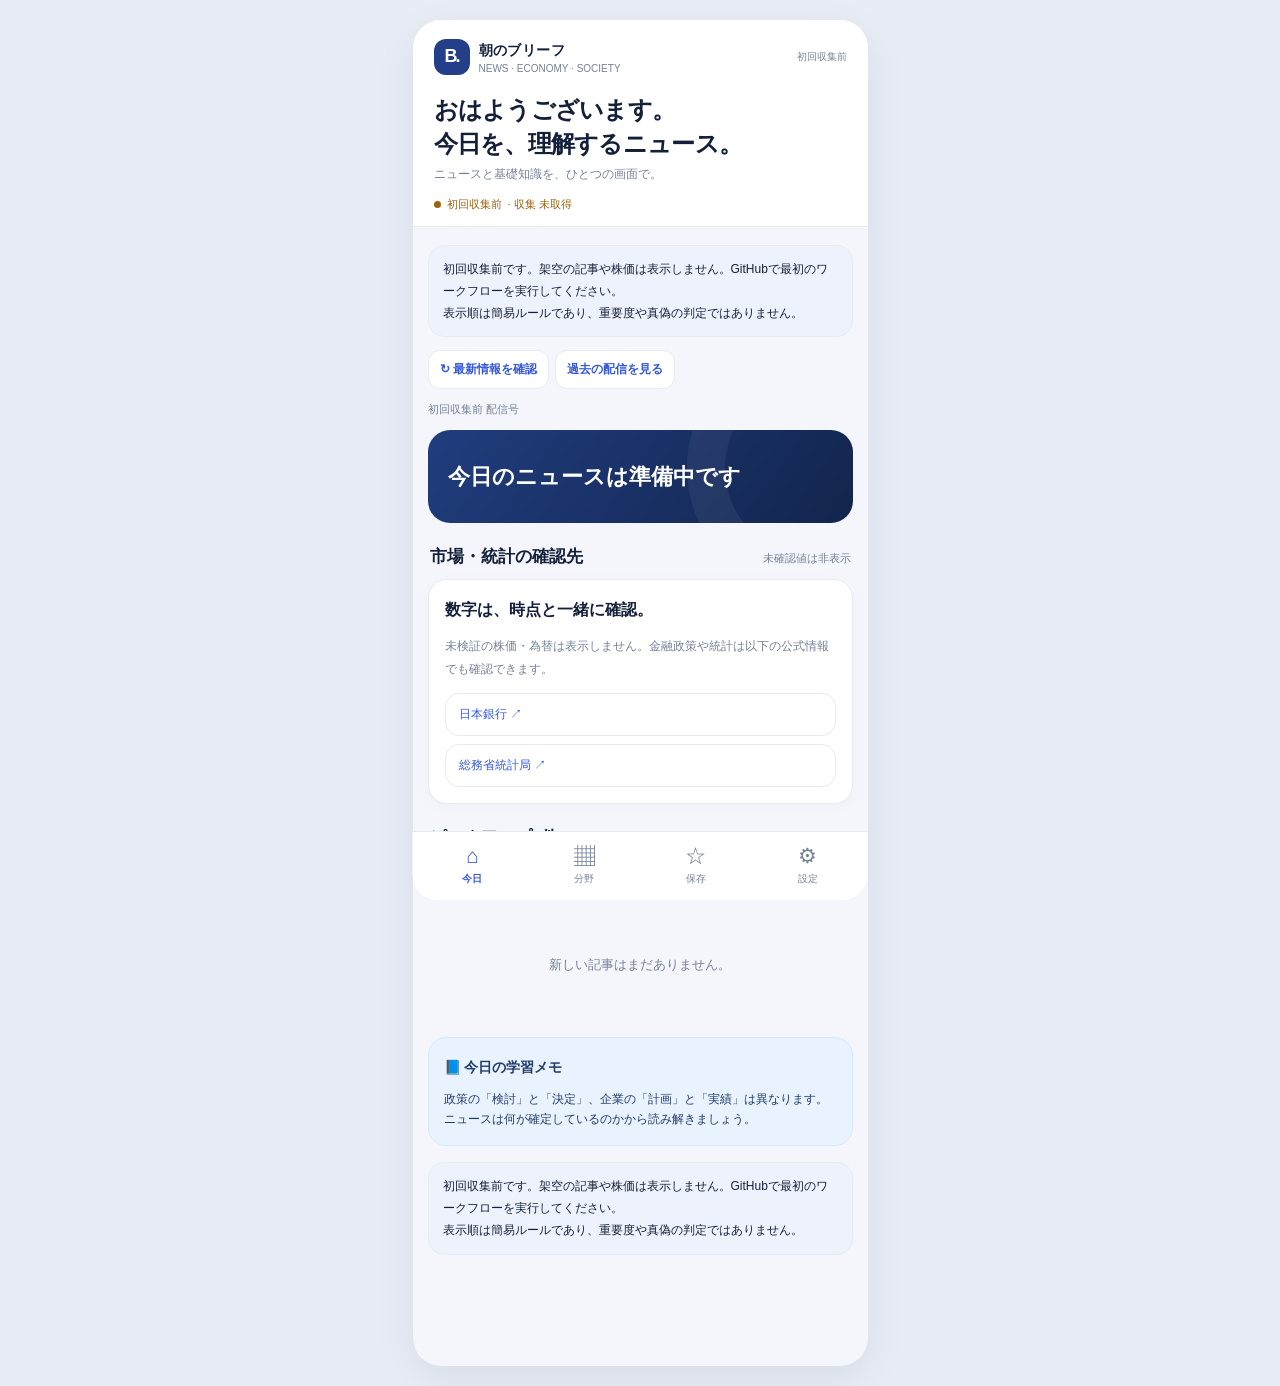
<file: asa_brief_noapi_v1_1/index.html>
<!doctype html>
<html lang="ja"><head>
<meta charset="utf-8"><meta name="viewport" content="width=device-width, initial-scale=1, viewport-fit=cover">
<meta name="referrer" content="no-referrer">
<meta name="robots" content="noindex,nofollow">
<meta name="theme-color" content="#f4f6fb"><meta name="apple-mobile-web-app-capable" content="yes">
<meta name="apple-mobile-web-app-status-bar-style" content="default">
<meta name="description" content="日本株・世界経済・政治・地方自治を毎朝わかりやすく読む、スマホ向けニュースアプリ。">
<link rel="icon" type="image/png" sizes="192x192" href="./assets/icon-192.png">
<link rel="apple-touch-icon" href="./assets/icon-192.png">
<link rel="manifest" href="./manifest.webmanifest">
<link rel="stylesheet" href="./assets/style.css">
<title>朝のブリーフ | 日本・世界のニュースをわかりやすく</title>
</head><body>
<main class="shell" id="app"><div class="content"><h1>朝のブリーフ</h1><p>ニュースを読み込み中です…</p></div></main>
<div id="modal"></div>

<script src="./assets/app.js" defer></script>
</body></html>
</file>
<file: asa_brief_noapi_v1_1/assets/style.css>
:root{--bg:#f4f6fb;--paper:#fff;--txt:#142039;--muted:#768197;--line:#e7ebf2;--blue:#3659d9;--navy:#152f60;--chip:#eef2fc;--green:#137e6e;--red:#bd4251;--shadow:0 12px 40px rgba(15,30,60,.07);--fz:16px}
*{box-sizing:border-box}html{scroll-behavior:smooth}body{margin:0;background:#e7ecf5;color:var(--txt);font-family:-apple-system,BlinkMacSystemFont,"Hiragino Kaku Gothic ProN","Noto Sans JP",Meiryo,sans-serif;font-size:var(--fz);line-height:1.72;-webkit-font-smoothing:antialiased}
body.dark{--bg:#101725;--paper:#192235;--txt:#eef4ff;--muted:#a1aec2;--line:#304057;--blue:#8da7ff;--navy:#d1e2ff;--chip:#25324a;--green:#7cdac9;--red:#ff9da2;background:#0b101a}
button,input,a{font:inherit}button{cursor:pointer;border:0}a{color:var(--blue)}button:focus-visible,a:focus-visible,input:focus-visible{outline:3px solid #7f9fff;outline-offset:3px}
.shell{max-width:455px;min-height:100dvh;margin:0 auto;background:var(--bg);box-shadow:var(--shadow);position:relative;padding-bottom:calc(90px + env(safe-area-inset-bottom))}
.top{padding:calc(18px + env(safe-area-inset-top)) 21px 12px;background:var(--paper);border-bottom:1px solid var(--line)}.topline{display:flex;justify-content:space-between;align-items:center;gap:10px}.brand{display:flex;align-items:center;gap:9px}.logo{display:grid;place-items:center;background:#233f89;color:white;border-radius:12px;width:36px;height:36px;font-weight:900;font-size:18px;letter-spacing:-2px}.brand-name{font-size:14px;font-weight:850;letter-spacing:.03em}.brand-sub{color:var(--muted);font-size:10px;line-height:1.3}.date{font-size:10px;color:var(--muted);white-space:nowrap;text-align:right}.welcome{font-size:24px;font-weight:850;line-height:1.4;margin:18px 0 4px;letter-spacing:-.03em}.subheading{font-size:12px;color:var(--muted);margin:0}
.content{padding:18px 15px 8px}.kicker{font-size:10px;color:var(--blue);font-weight:800;letter-spacing:.09em;text-transform:uppercase}.section-title{font-size:18px;letter-spacing:-.02em;font-weight:800;line-height:1.35;margin:5px 0 12px}.row{display:flex;align-items:center;gap:8px}.between{justify-content:space-between}.muted{color:var(--muted)}.mini{font-size:11px}.card{background:var(--paper);border:1px solid var(--line);border-radius:19px;padding:16px;margin-bottom:11px;box-shadow:0 3px 16px rgba(20,30,55,.024)}.hero{background:linear-gradient(125deg,#203d7e,#12254d);color:white;position:relative;overflow:hidden;border:0;padding:20px;border-radius:22px;margin-bottom:17px}.hero::after{content:"";position:absolute;width:180px;height:180px;border-radius:50%;border:38px solid rgba(255,255,255,.055);right:-90px;top:-90px;pointer-events:none}.hero .smallcaps{font-size:10px;letter-spacing:.1em;font-weight:800;color:#c6d9ff}.hero h2{font-size:22px;line-height:1.5;margin:10px 0;font-weight:830;position:relative;z-index:1}.hero p{font-size:12px;color:#dce6ff;line-height:1.85;position:relative;z-index:1}.hero-link{background:white;color:#263b72;border-radius:30px;padding:9px 15px;font-size:12px;font-weight:800;margin-top:3px}
.pill{display:inline-flex;align-items:center;font-size:10px;font-weight:750;border-radius:20px;padding:4px 9px;background:var(--chip);color:var(--navy);white-space:nowrap}.pill.strong{background:#fff0d9;color:#9b5b0d}.pill.lite{background:#e7f7f2;color:#006c5e}.pill.gray{background:var(--chip);color:var(--muted)}
.article-card{position:relative;display:flex;gap:13px;cursor:pointer}.art-main{flex:1;min-width:0}.article-title{font-weight:820;font-size:15px;line-height:1.6;letter-spacing:-.018em;margin:6px 0}.summary{font-size:12px;line-height:1.75;color:var(--muted);margin:4px 0 12px}.meta{display:flex;justify-content:space-between;align-items:center;gap:8px;font-size:11px;color:var(--muted)}.art-graphic{width:64px;height:70px;border-radius:16px;display:grid;place-items:center;font-size:29px;flex-shrink:0}.amber{background:#fff0df;color:#ad6a12}.indigo{background:#e6edff;color:#4b5cbe}.teal{background:#e1f7ef;color:#067d70}.violet{background:#f3eafe;color:#7549aa}.blue{background:#e3f3ff;color:#3779b1}.slate{background:#e8edf5;color:#54677f}.bookmark{color:var(--muted);background:transparent;border-radius:8px;min-width:36px;min-height:36px;font-size:21px;display:grid;place-items:center}.bookmark.on{color:#e3a33a}
.markets{display:grid;grid-template-columns:repeat(2,minmax(0,1fr));gap:9px;margin:12px 0 19px}.market{background:var(--paper);border:1px solid var(--line);border-radius:15px;padding:13px}.market-label{font-size:11px;color:var(--muted)}.market-value{font-size:17px;font-weight:850;letter-spacing:-.035em;font-variant-numeric:tabular-nums;white-space:nowrap}.market-time{font-size:10px;color:var(--muted)}.up{color:var(--green)}.down{color:var(--red)}.market-change{font-size:12px;font-weight:700}
.sectionbar{display:flex;justify-content:space-between;align-items:baseline;margin:19px 2px 8px}.sectionbar h3{font-size:17px;margin:0}.linkbtn{font-size:12px;font-weight:700;background:transparent;color:var(--blue)}.chips{display:flex;gap:7px;overflow:auto;scrollbar-width:none;padding:3px 1px 12px}.chips::-webkit-scrollbar{display:none}.chip{background:var(--paper);border:1px solid var(--line);padding:8px 12px;border-radius:22px;white-space:nowrap;font-size:12px;color:var(--muted);font-weight:700}.chip.active{background:var(--navy);border-color:var(--navy);color:var(--paper)}.search{background:var(--paper);border:1px solid var(--line);border-radius:14px;width:100%;height:44px;padding:10px 15px;color:var(--txt);outline:none;font-size:14px;margin-bottom:12px}.empty{padding:45px 12px;text-align:center;color:var(--muted);font-size:13px}
.lesson{background:#e9f3ff;border:1px solid #d5e8ff;color:#213b69;border-radius:18px;padding:15px;margin:16px 0}body.dark .lesson{background:#1a2d46;color:#e3efff;border-color:#365477}.lesson strong{font-size:14px}.lesson p{font-size:12px;margin:8px 0 0}
.event{display:flex;gap:12px;align-items:center;padding:12px 0;border-bottom:1px solid var(--line)}.event:last-child{border:0}.event-day{width:55px;min-width:55px;border-radius:10px;background:var(--chip);padding:8px 2px;text-align:center;color:var(--blue);font-size:11px;font-weight:850;line-height:1.4}.event-day b{font-size:19px}.event-title{font-size:13px;font-weight:800;line-height:1.55}.event-desc{font-size:11px;color:var(--muted)}
.bottom{position:fixed;left:50%;transform:translateX(-50%);bottom:0;width:min(100%,455px);background:var(--paper);border-top:1px solid var(--line);display:grid;grid-template-columns:repeat(4,1fr);z-index:50;padding:9px 4px calc(11px + env(safe-area-inset-bottom))}.tab{background:transparent;color:var(--muted);font-size:10px;display:flex;flex-direction:column;align-items:center;gap:1px;min-height:48px;justify-content:center}.tab span{font-size:21px;line-height:1.2}.tab.active{color:var(--blue);font-weight:850}
.page{position:fixed;inset:0;z-index:100;background:var(--bg);overflow-y:auto;overscroll-behavior:contain}.page-inner{max-width:455px;min-height:100dvh;margin:0 auto;background:var(--bg);padding-bottom:36px}.page-top{height:calc(62px + env(safe-area-inset-top));padding:calc(12px + env(safe-area-inset-top)) 15px 11px;display:flex;align-items:center;justify-content:space-between;background:var(--paper);border-bottom:1px solid var(--line);position:sticky;top:0;z-index:3}.back{background:var(--chip);border-radius:15px;color:var(--txt);width:42px;height:39px;font-size:22px}.article-body{padding:18px 22px 45px}.article-body h1{font-size:23px;line-height:1.5;letter-spacing:-.025em;margin:12px 0}.lede{font-size:15px;color:var(--muted);line-height:1.95;margin:18px 0 24px}.block{margin:29px 0}.block h2{font-size:17px;line-height:1.5;margin:0 0 9px;padding-left:11px;border-left:4px solid var(--blue)}.block p{margin:0;font-size:14px;line-height:2.1}.callout{background:var(--chip);border-radius:16px;padding:14px;margin:20px 0;font-size:12px}.term{display:flex;gap:7px;padding:9px 0;border-bottom:1px solid var(--line)}.term:last-child{border:0}.term b{min-width:105px;font-size:12px}.term span{font-size:12px;line-height:1.8}.source{display:inline-block;background:var(--paper);border:1px solid var(--line);border-radius:14px;padding:11px 13px;font-size:12px;line-height:1.6;text-decoration:none;max-width:100%}.footnote{font-size:11px;color:var(--muted);line-height:1.85;margin:18px 0}.progress{height:3px;background:var(--line);position:sticky;top:calc(62px + env(safe-area-inset-top));z-index:4}.progress div{background:var(--blue);height:100%;width:0;transition:width .1s}.setting{display:flex;justify-content:space-between;align-items:center;gap:10px;padding:16px 0;border-bottom:1px solid var(--line)}.setting-name{font-weight:750;font-size:14px}.setting-desc{font-size:12px;color:var(--muted)}.seg{display:flex;gap:6px}.seg button{background:var(--chip);color:var(--txt);border-radius:9px;padding:7px 10px;font-weight:700;font-size:12px}.seg button.active{background:var(--navy);color:var(--paper)}.smallnote{font-size:12px;color:var(--muted);line-height:1.9}
@media(min-width:620px){.shell{margin:20px auto;border-radius:28px;overflow:hidden;min-height:calc(100vh - 40px)}.bottom{border-radius:0 0 25px 25px}.page-inner{box-shadow:0 12px 70px rgba(10,30,70,.14)}}
@media(max-width:350px){.market-value{font-size:15px}.content{padding:15px 11px}.card{padding:13px}.article-title{font-size:14px}}
/* V1 live edition additions */
.status{display:flex;align-items:center;gap:6px;color:var(--muted);font-size:11px;line-height:1.7;flex-wrap:wrap}.status.good{color:var(--green)}.status.warn{color:#9a630f}
.status-dot{width:7px;height:7px;background:currentColor;border-radius:50%;display:inline-block}
.notice{background:var(--chip);border:1px solid var(--line);color:var(--txt);font-size:12px;line-height:1.85;border-radius:16px;padding:12px 14px;margin:0 0 13px}
.mini-controls{display:flex;gap:6px;align-items:center;margin:12px 0 0;flex-wrap:wrap}.action{border:1px solid var(--line);color:var(--blue);background:var(--paper);border-radius:12px;padding:8px 11px;font-size:12px;font-weight:800}
.compact{font-size:12px;color:var(--muted);line-height:1.9}.card-btn{width:100%;text-align:left}.source-list{display:flex;flex-direction:column;gap:8px}.source-list a{overflow-wrap:anywhere}.status-head{margin:10px 0 0}.archive-picker{border:1px solid var(--line);border-radius:12px;color:var(--txt);background:var(--paper);font-size:13px;padding:10px;width:100%}
body.large .article-body .block p{font-size:17px}body.large .article-body .lede{font-size:18px}body.large .summary{font-size:15px}body.large .article-title{font-size:17px}
@media(max-width:330px){.content{padding-inline:10px}.top{padding-inline:14px}.article-card{gap:8px}.article-title{font-size:14px}}
@media(prefers-reduced-motion:reduce){*,*::before,*::after{scroll-behavior:auto!important;transition:none!important}}

.article-title,.article-body h1,.setting,.source,.status {overflow-wrap:anywhere;} .setting{gap:12px;} textarea.search{min-height:230px;font-size:14px;}
</file>
